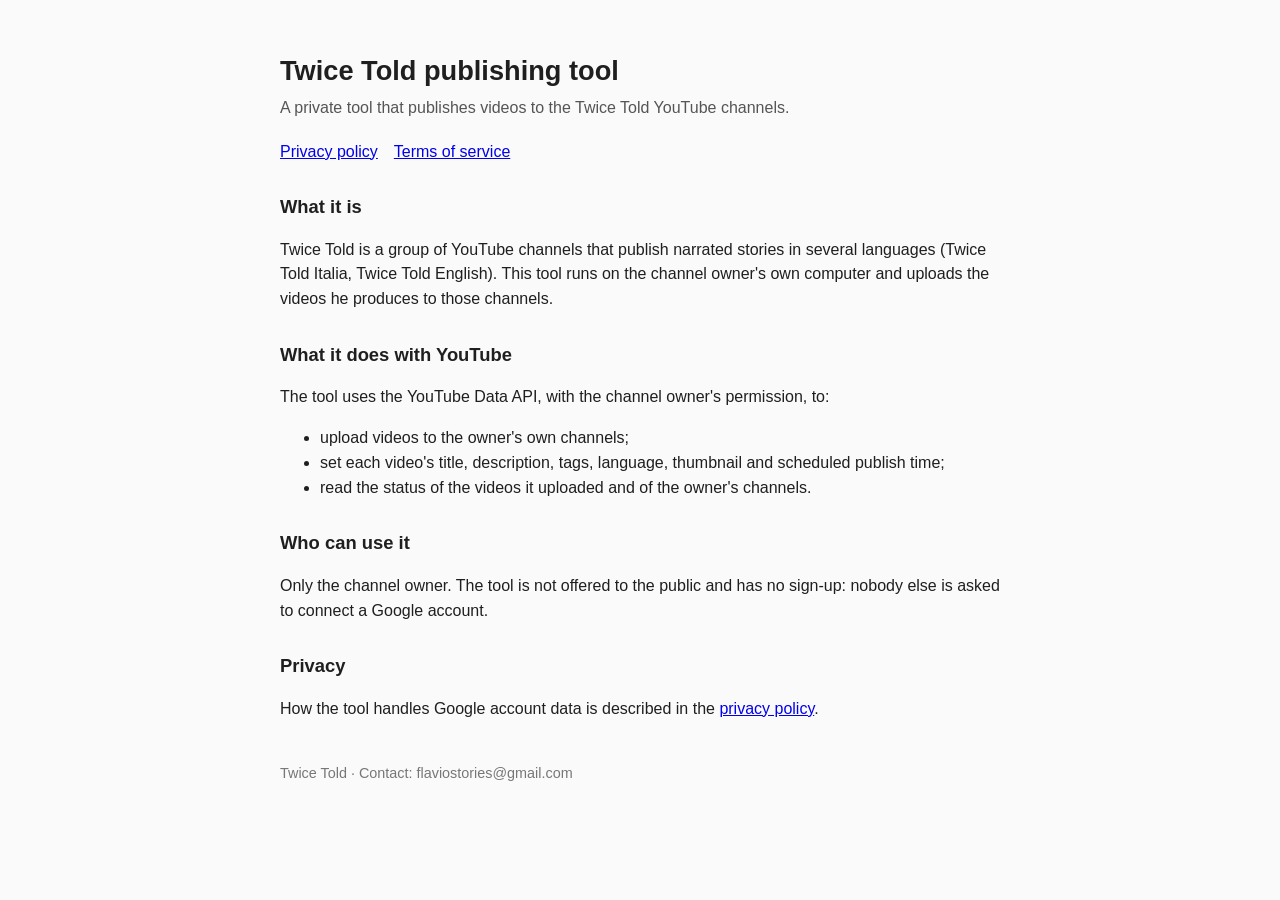
<file: index.html>
<!doctype html>
<html lang="en">
<head>
<meta charset="utf-8">
<meta name="viewport" content="width=device-width, initial-scale=1">
<title>Twice Told publishing tool</title>
<link rel="stylesheet" href="style.css">
</head>
<body>
<h1>Twice Told publishing tool</h1>
<p class="lead">A private tool that publishes videos to the Twice Told YouTube channels.</p>
<nav><a href="privacy.html">Privacy policy</a><a href="terms.html">Terms of service</a></nav>

<h2>What it is</h2>
<p>Twice Told is a group of YouTube channels that publish narrated stories in several languages
(Twice Told Italia, Twice Told English). This tool runs on the channel owner's own computer and
uploads the videos he produces to those channels.</p>

<h2>What it does with YouTube</h2>
<p>The tool uses the YouTube Data API, with the channel owner's permission, to:</p>
<ul>
<li>upload videos to the owner's own channels;</li>
<li>set each video's title, description, tags, language, thumbnail and scheduled publish time;</li>
<li>read the status of the videos it uploaded and of the owner's channels.</li>
</ul>

<h2>Who can use it</h2>
<p>Only the channel owner. The tool is not offered to the public and has no sign-up: nobody else
is asked to connect a Google account.</p>

<h2>Privacy</h2>
<p>How the tool handles Google account data is described in the <a href="privacy.html">privacy policy</a>.</p>

<footer>Twice Told &middot; Contact: flaviostories@gmail.com</footer>
</body>
</html>
</file>
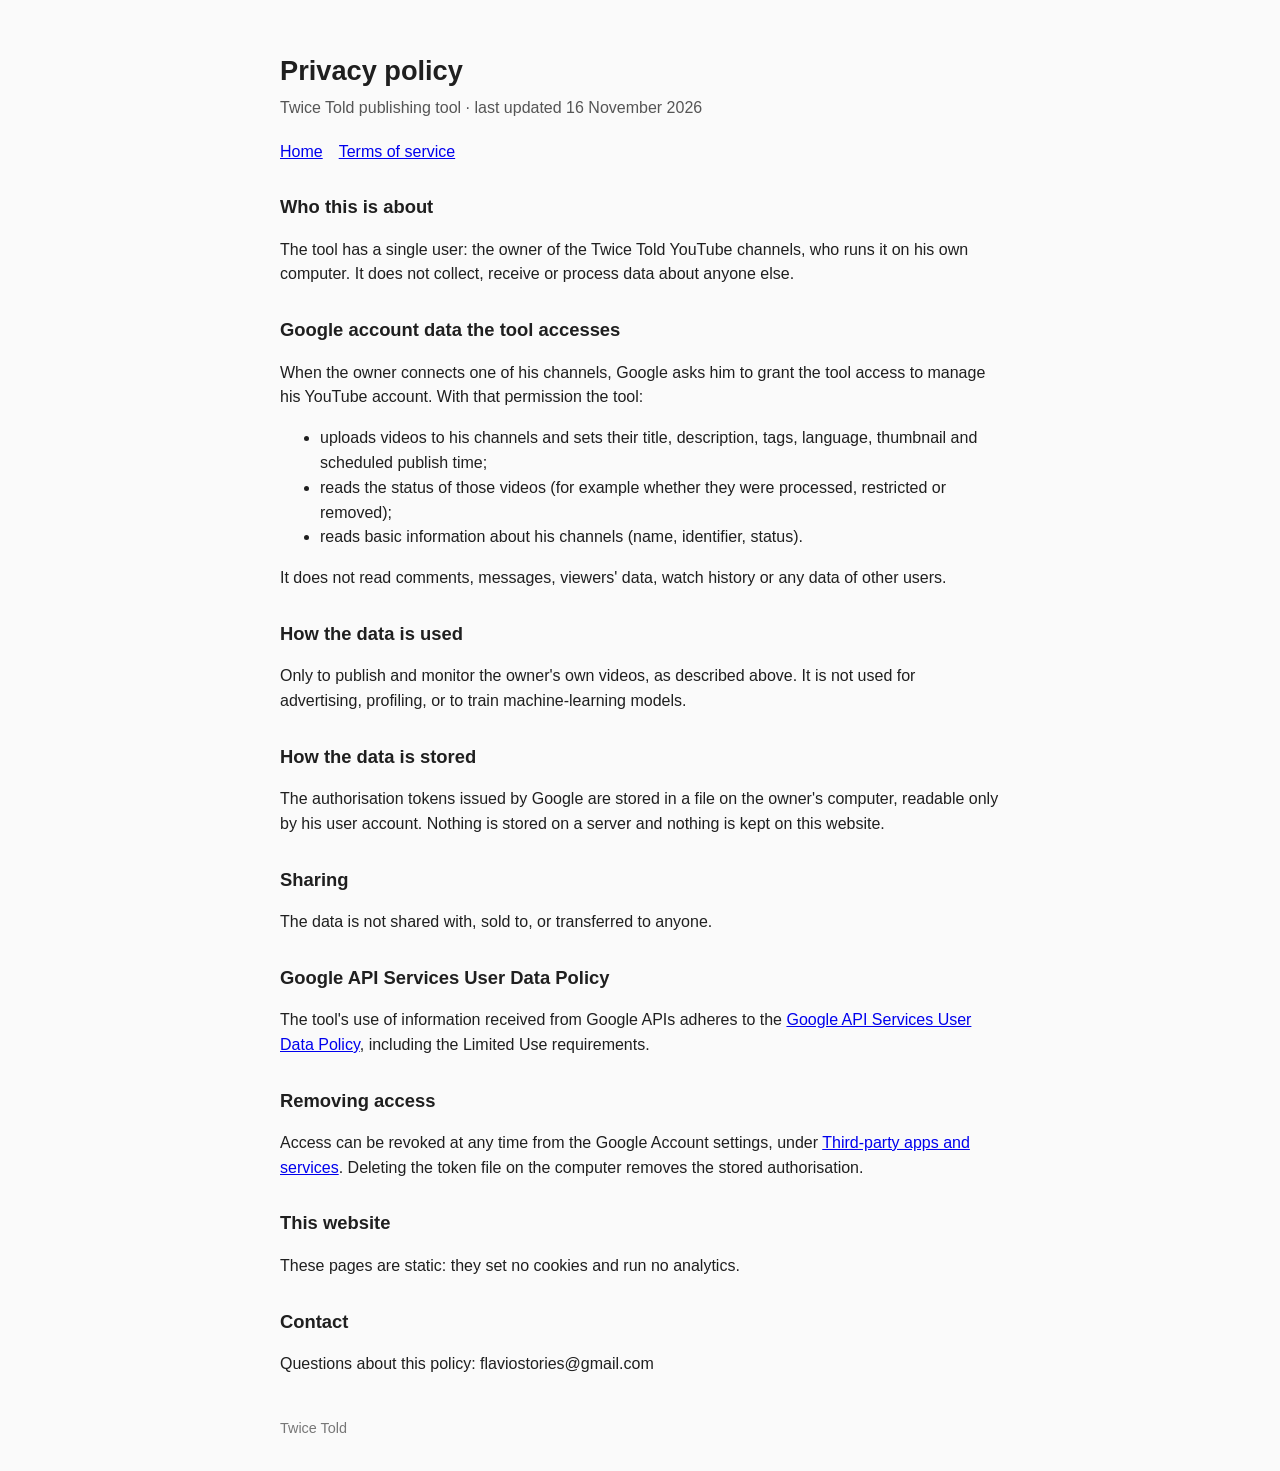
<file: privacy.html>
<!doctype html>
<html lang="en">
<head>
<meta charset="utf-8">
<meta name="viewport" content="width=device-width, initial-scale=1">
<title>Privacy policy - Twice Told publishing tool</title>
<link rel="stylesheet" href="style.css">
</head>
<body>
<h1>Privacy policy</h1>
<p class="lead">Twice Told publishing tool &middot; last updated 16 November 2026</p>
<nav><a href="index.html">Home</a><a href="terms.html">Terms of service</a></nav>

<h2>Who this is about</h2>
<p>The tool has a single user: the owner of the Twice Told YouTube channels, who runs it on his
own computer. It does not collect, receive or process data about anyone else.</p>

<h2>Google account data the tool accesses</h2>
<p>When the owner connects one of his channels, Google asks him to grant the tool access to manage
his YouTube account. With that permission the tool:</p>
<ul>
<li>uploads videos to his channels and sets their title, description, tags, language, thumbnail and
scheduled publish time;</li>
<li>reads the status of those videos (for example whether they were processed, restricted or removed);</li>
<li>reads basic information about his channels (name, identifier, status).</li>
</ul>
<p>It does not read comments, messages, viewers' data, watch history or any data of other users.</p>

<h2>How the data is used</h2>
<p>Only to publish and monitor the owner's own videos, as described above. It is not used for
advertising, profiling, or to train machine-learning models.</p>

<h2>How the data is stored</h2>
<p>The authorisation tokens issued by Google are stored in a file on the owner's computer, readable
only by his user account. Nothing is stored on a server and nothing is kept on this website.</p>

<h2>Sharing</h2>
<p>The data is not shared with, sold to, or transferred to anyone.</p>

<h2>Google API Services User Data Policy</h2>
<p>The tool's use of information received from Google APIs adheres to the
<a href="https://developers.google.com/terms/api-services-user-data-policy">Google API Services User Data Policy</a>,
including the Limited Use requirements.</p>

<h2>Removing access</h2>
<p>Access can be revoked at any time from the Google Account settings, under
<a href="https://myaccount.google.com/connections">Third-party apps and services</a>. Deleting the
token file on the computer removes the stored authorisation.</p>

<h2>This website</h2>
<p>These pages are static: they set no cookies and run no analytics.</p>

<h2>Contact</h2>
<p>Questions about this policy: flaviostories@gmail.com</p>

<footer>Twice Told</footer>
</body>
</html>
</file>
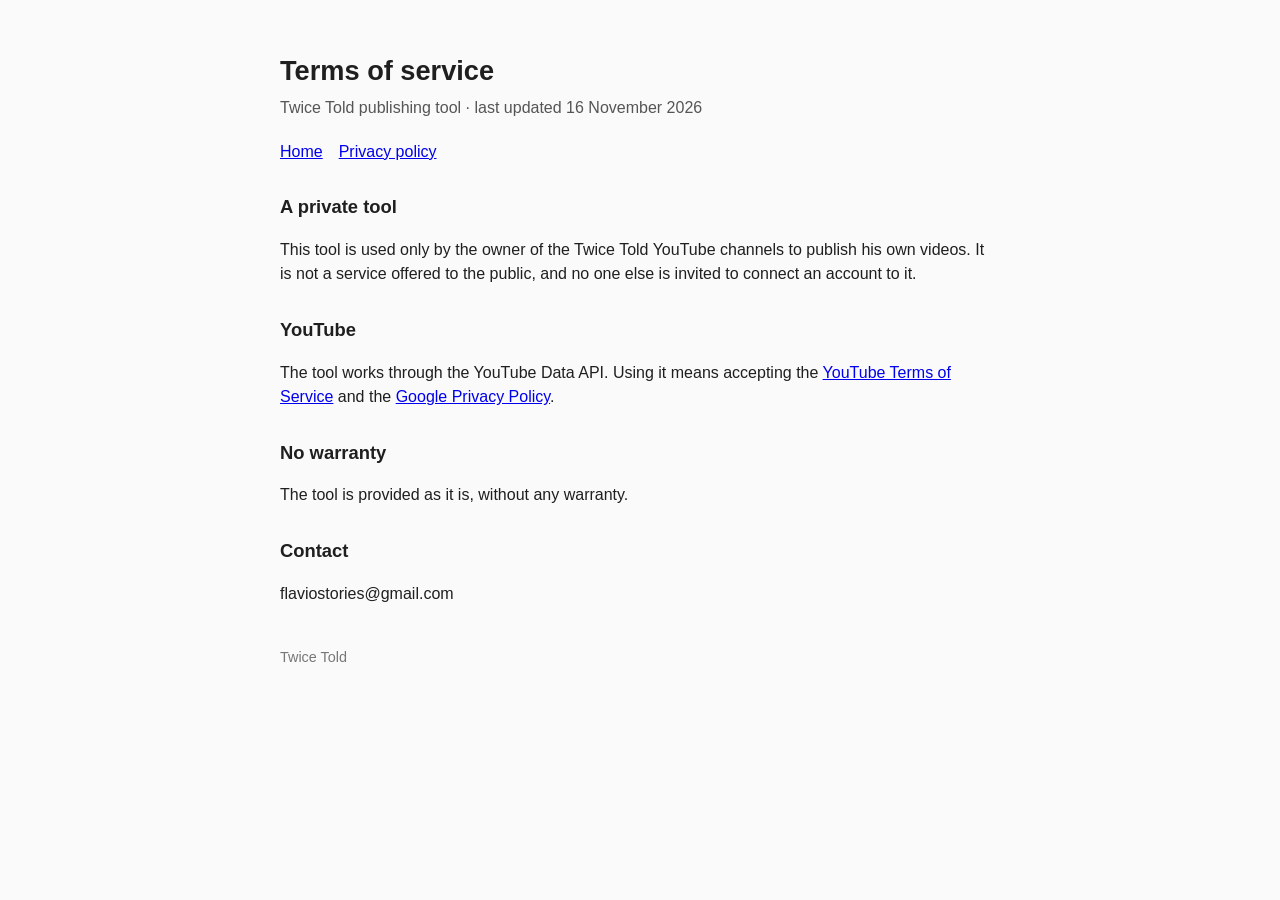
<file: terms.html>
<!doctype html>
<html lang="en">
<head>
<meta charset="utf-8">
<meta name="viewport" content="width=device-width, initial-scale=1">
<title>Terms of service - Twice Told publishing tool</title>
<link rel="stylesheet" href="style.css">
</head>
<body>
<h1>Terms of service</h1>
<p class="lead">Twice Told publishing tool &middot; last updated 16 November 2026</p>
<nav><a href="index.html">Home</a><a href="privacy.html">Privacy policy</a></nav>

<h2>A private tool</h2>
<p>This tool is used only by the owner of the Twice Told YouTube channels to publish his own videos.
It is not a service offered to the public, and no one else is invited to connect an account to it.</p>

<h2>YouTube</h2>
<p>The tool works through the YouTube Data API. Using it means accepting the
<a href="https://www.youtube.com/t/terms">YouTube Terms of Service</a> and the
<a href="https://policies.google.com/privacy">Google Privacy Policy</a>.</p>

<h2>No warranty</h2>
<p>The tool is provided as it is, without any warranty.</p>

<h2>Contact</h2>
<p>flaviostories@gmail.com</p>

<footer>Twice Told</footer>
</body>
</html>
</file>
<file: style.css>
body { font-family: -apple-system, "Segoe UI", Roboto, Helvetica, Arial, sans-serif; line-height: 1.55; color: #1f1f1f;
       max-width: 720px; margin: 0 auto; padding: 32px 16px; background: #fafafa; }
h1 { font-size: 1.7rem; margin-bottom: 0.2rem; }
h2 { font-size: 1.15rem; margin-top: 1.8rem; }
p.lead { color: #555; margin-top: 0; }
nav { margin: 1.2rem 0; }
nav a { margin-right: 1rem; }
footer { margin-top: 2.5rem; color: #777; font-size: 0.9rem; }
</file>
